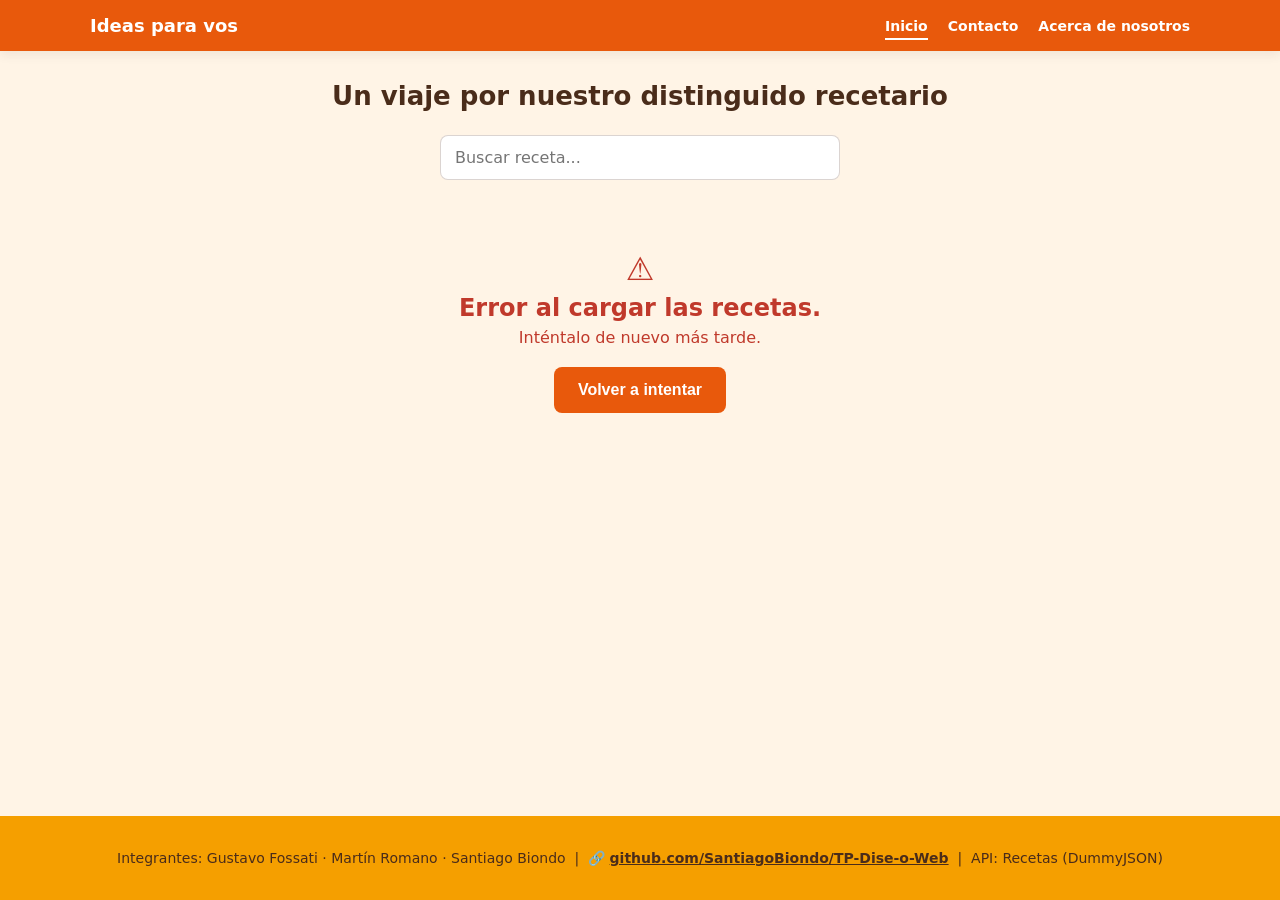
<file: index.html>
<!DOCTYPE html>
<html lang="es">

<head>
    <meta charset="UTF-8">
    <meta name="viewport" content="width=device-width, initial-scale=1.0">
    <title> Inicio - Ideas para vos</title>
    <link rel="stylesheet" href="css/styles.css">
</head>

<body>

    <header class="cabecera-sitio">
        <nav class="barra-navegacion">
            <a href="index.html" class="logo">Ideas para vos</a>
            <ul class="enlaces-nav">
                <li><a href="index.html" class="activo">Inicio</a></li>
                <li><a href="contacto.html">Contacto</a></li>
                <li><a href="about.html">Acerca de nosotros</a></li>
            </ul>
        </nav>
    </header>

    <main>
        <h1 id="titulo-equipo" class="titulo-pagina">Un viaje por nuestro distinguido recetario</h1>
        <div class="contenedor-buscador">
            <input type="search" id="buscador" aria-label="Buscar receta" placeholder="Buscar receta...">
        </div>
        <div id="galeria" class="cards"></div>
    </main>

    <footer class="pie-pagina">
        <p>Integrantes: Gustavo Fossati · Martín Romano · Santiago Biondo &nbsp;|&nbsp; 🔗 <a
                href="https://github.com/SantiagoBiondo/TP-Dise-o-Web"
                target="_blank">github.com/SantiagoBiondo/TP-Dise-o-Web</a> &nbsp;|&nbsp; API: Recetas (DummyJSON)</p>
    </footer>

    <script type="module" src="JS/app.js"></script>

</body>

</html>
</file>
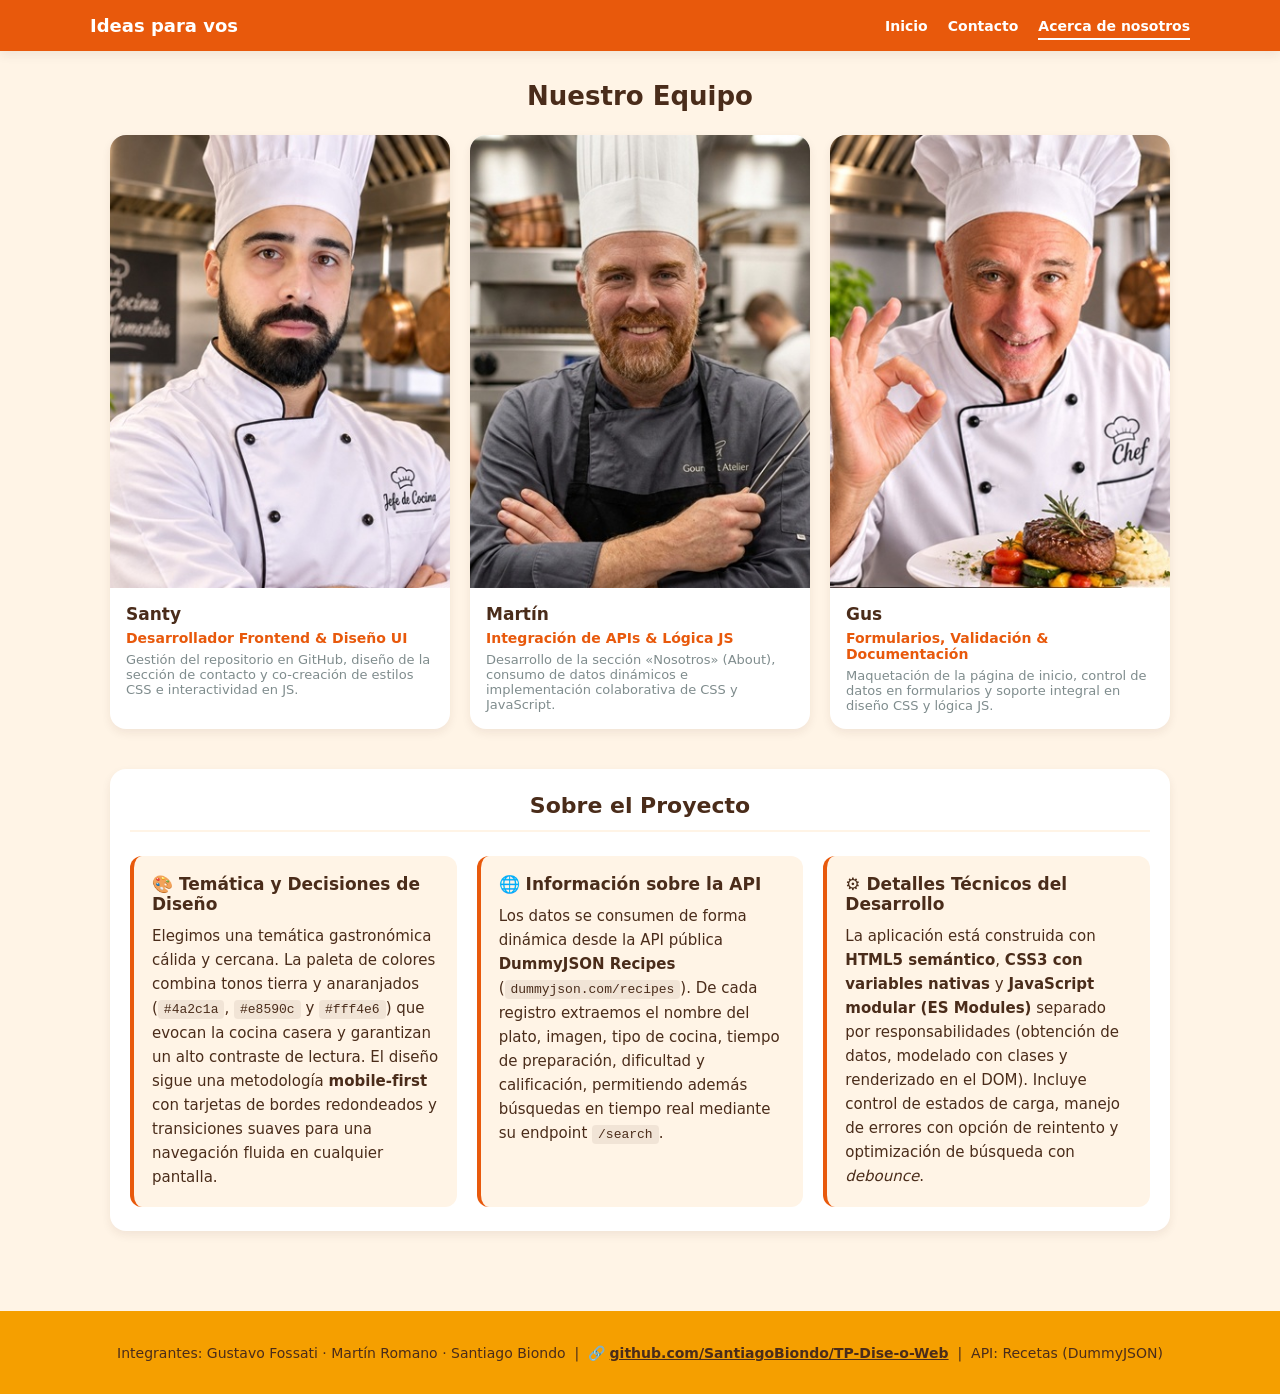
<file: About.html>
<!DOCTYPE html>
<html lang="es">

<head>
    <meta charset="UTF-8">
    <meta name="viewport" content="width=device-width, initial-scale=1.0">
    <title>Nosotros - Ideas para vos</title>
    <link rel="stylesheet" href="css/styles.css">
</head>

<body>
    <header class="cabecera-sitio">
        <nav class="barra-navegacion">
            <a class="logo">Ideas para vos</a>
            <ul class="enlaces-nav">
                <li><a href="index.html">Inicio</a></li>
                <li><a href="contact.html">Contacto</a></li>
                <li><a href="about.html" class="activo">Acerca de nosotros</a></li>
            </ul>
        </nav>
    </header>

    <main>
        <section class="seccion-equipo" aria-labelledby="titulo-equipo">
            <h1 id="titulo-equipo" class="titulo-pagina">Nuestro Equipo</h1>

            <div class="cards">
                <article class="tarjeta">
                    <img src="img/santy.jpg" alt="Foto de Santiago con indumentaria de cocina" loading="lazy">
                    <div class="tarjeta-info">
                        <h2>Santy</h2>
                        <span class="tarjeta-subtitulo">Desarrollador Frontend &amp; Diseño UI</span>
                        <span class="tarjeta-subtitulo2">Gestión del repositorio en GitHub, diseño de la sección de
                            contacto y co-creación de estilos CSS e interactividad en JS.</span>
                    </div>
                </article>

                <article class="tarjeta">
                    <img src="img/martin.jpg" alt="Foto de Martín con indumentaria de cocina" loading="lazy">
                    <div class="tarjeta-info">
                        <h2>Martín</h2>
                        <span class="tarjeta-subtitulo">Integración de APIs &amp; Lógica JS</span>
                        <span class="tarjeta-subtitulo2">Desarrollo de la sección «Nosotros» (About), consumo de datos
                            dinámicos e implementación colaborativa de CSS y JavaScript.</span>
                    </div>
                </article>

                <article class="tarjeta">
                    <img src="img/gus.jpg" alt="Foto de Gustavo con indumentaria de cocina" loading="lazy">
                    <div class="tarjeta-info">
                        <h2>Gus</h2>
                        <span class="tarjeta-subtitulo">Formularios, Validación &amp; Documentación</span>
                        <span class="tarjeta-subtitulo2">Maquetación de la página de inicio, control de datos en
                            formularios y soporte integral en diseño CSS y lógica JS.</span>
                    </div>
                </article>
            </div>
        </section>

        <section class="panel-proyecto" aria-labelledby="titulo-proyecto">
            <h2 id="titulo-proyecto" class="subtitulo-panel">Sobre el Proyecto</h2>

            <div class="grilla-info">
                <article class="bloque-info">
                    <h3>🎨 Temática y Decisiones de Diseño</h3>
                    <p>
                        Elegimos una temática gastronómica cálida y cercana. La paleta de colores combina tonos tierra y
                        anaranjados (<code>#4a2c1a</code>, <code>#e8590c</code> y <code>#fff4e6</code>) que evocan la
                        cocina casera y garantizan un alto contraste de lectura. El diseño sigue una metodología
                        <strong>mobile-first</strong> con tarjetas de bordes redondeados y transiciones suaves para una
                        navegación fluida en cualquier pantalla.
                    </p>
                </article>

                <article class="bloque-info">
                    <h3>🌐 Información sobre la API</h3>
                    <p>
                        Los datos se consumen de forma dinámica desde la API pública <strong>DummyJSON Recipes</strong>
                        (<code>dummyjson.com/recipes</code>). De cada registro extraemos el nombre del plato, imagen,
                        tipo de cocina, tiempo de preparación, dificultad y calificación, permitiendo además búsquedas
                        en tiempo real mediante su endpoint <code>/search</code>.
                    </p>
                </article>

                <article class="bloque-info">
                    <h3>⚙️ Detalles Técnicos del Desarrollo</h3>
                    <p>
                        La aplicación está construida con <strong>HTML5 semántico</strong>, <strong>CSS3 con variables
                            nativas</strong> y <strong>JavaScript modular (ES Modules)</strong> separado por
                        responsabilidades (obtención de datos, modelado con clases y renderizado en el DOM). Incluye
                        control de estados de carga, manejo de errores con opción de reintento y optimización de
                        búsqueda con <em>debounce</em>.
                    </p>
                </article>
            </div>
        </section>
    </main>

    <footer class="pie-pagina">
        <p>Integrantes: Gustavo Fossati · Martín Romano · Santiago Biondo &nbsp;|&nbsp; 🔗 <a
                href="https://github.com/SantiagoBiondo/TP-Dise-o-Web"
                target="_blank">github.com/SantiagoBiondo/TP-Dise-o-Web</a> &nbsp;|&nbsp; API: Recetas (DummyJSON)</p>
    </footer>
</body>

</html>
</file>
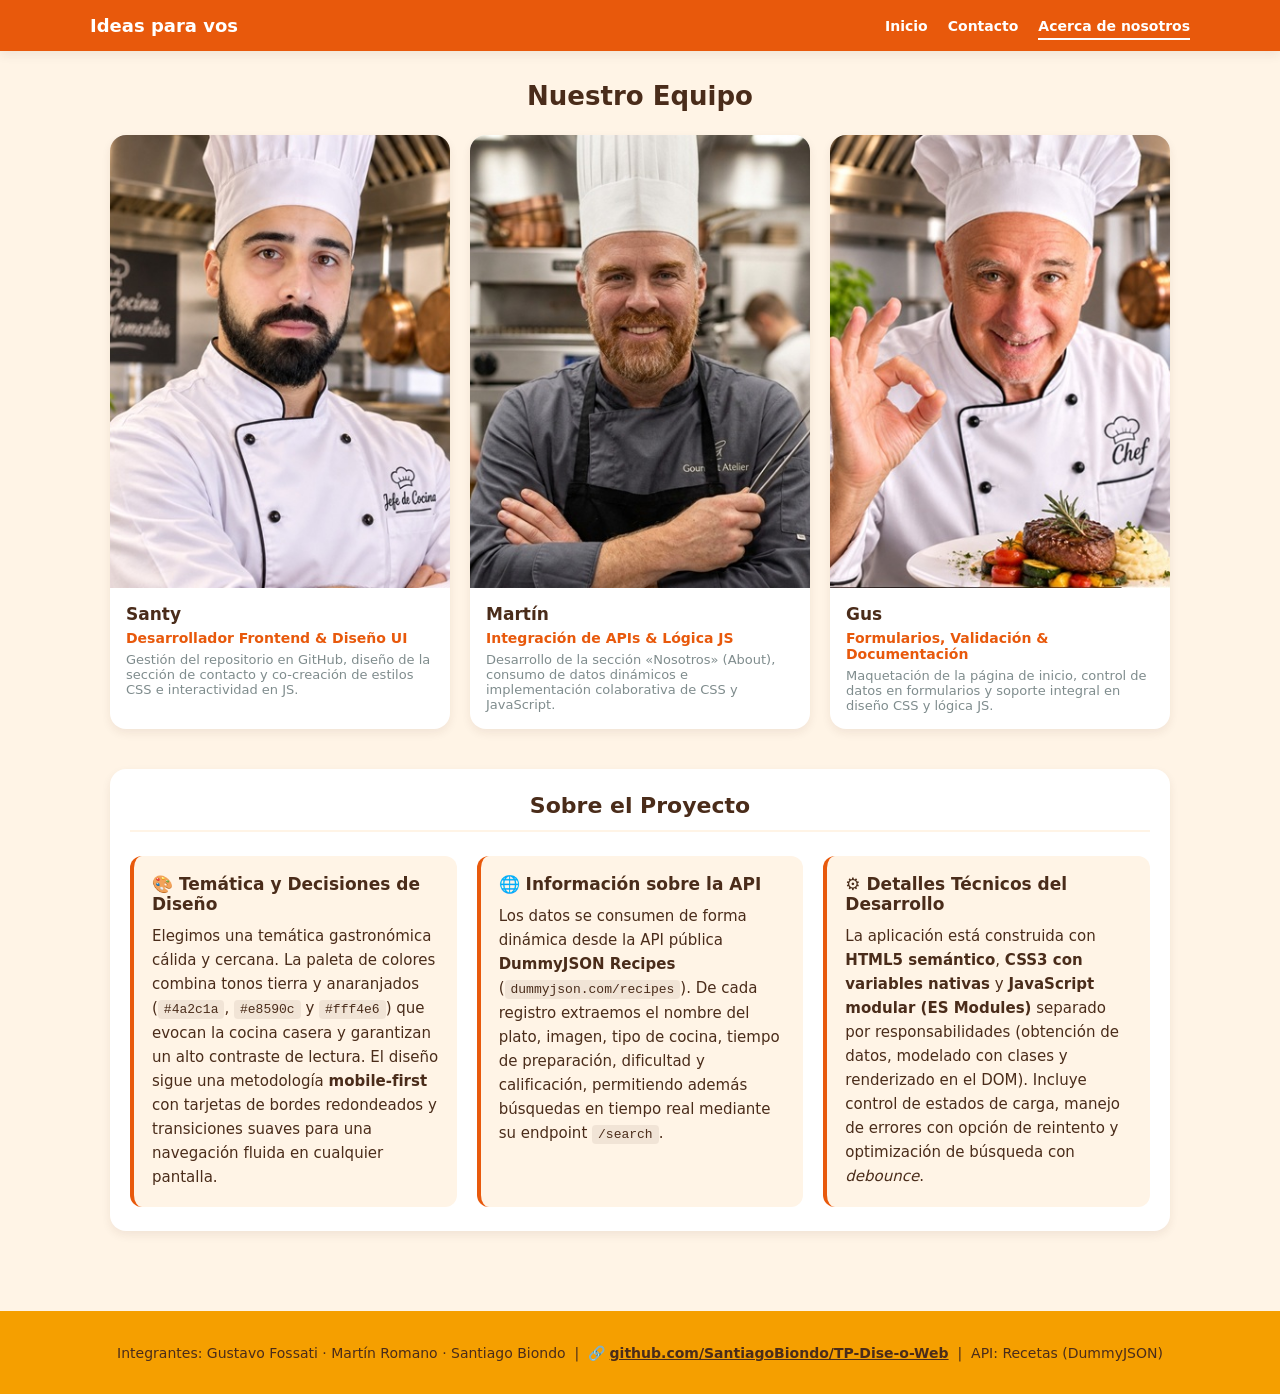
<file: about.html>
<!DOCTYPE html>
<html lang="es">

<head>
    <meta charset="UTF-8">
    <meta name="viewport" content="width=device-width, initial-scale=1.0">
    <title>Nosotros - Ideas para vos</title>
    <link rel="stylesheet" href="css/styles.css">
</head>

<body>
    <header class="cabecera-sitio">
        <nav class="barra-navegacion">
            <a href="index.html" class="logo">Ideas para vos</a>
            <ul class="enlaces-nav">
                <li><a href="index.html">Inicio</a></li>
                <li><a href="contacto.html">Contacto</a></li>
                <li><a href="about.html" class="activo">Acerca de nosotros</a></li>
            </ul>
        </nav>
    </header>

    <main>
        <section class="seccion-equipo" aria-labelledby="titulo-equipo">
            <h1 id="titulo-equipo" class="titulo-pagina">Nuestro Equipo</h1>

            <div class="cards">
                <article class="tarjeta">
                    <img src="img/santy.jpg" alt="Foto de Santiago con indumentaria de cocina" loading="lazy">
                    <div class="tarjeta-info">
                        <h2>Santy</h2>
                        <span class="tarjeta-subtitulo">Desarrollador Frontend &amp; Diseño UI</span>
                        <span class="tarjeta-subtitulo2">Gestión del repositorio en GitHub, diseño de la sección de
                            contacto y co-creación de estilos CSS e interactividad en JS.</span>
                    </div>
                </article>

                <article class="tarjeta">
                    <img src="img/martin.jpg" alt="Foto de Martín con indumentaria de cocina" loading="lazy">
                    <div class="tarjeta-info">
                        <h2>Martín</h2>
                        <span class="tarjeta-subtitulo">Integración de APIs &amp; Lógica JS</span>
                        <span class="tarjeta-subtitulo2">Desarrollo de la sección «Nosotros» (About), consumo de datos
                            dinámicos e implementación colaborativa de CSS y JavaScript.</span>
                    </div>
                </article>

                <article class="tarjeta">
                    <img src="img/gus.jpg" alt="Foto de Gustavo con indumentaria de cocina" loading="lazy">
                    <div class="tarjeta-info">
                        <h2>Gus</h2>
                        <span class="tarjeta-subtitulo">Formularios, Validación &amp; Documentación</span>
                        <span class="tarjeta-subtitulo2">Maquetación de la página de inicio, control de datos en
                            formularios y soporte integral en diseño CSS y lógica JS.</span>
                    </div>
                </article>
            </div>
        </section>

        <section class="panel-proyecto" aria-labelledby="titulo-proyecto">
            <h2 id="titulo-proyecto" class="subtitulo-panel">Sobre el Proyecto</h2>

            <div class="grilla-info">
                <article class="bloque-info">
                    <h3>🎨 Temática y Decisiones de Diseño</h3>
                    <p>
                        Elegimos una temática gastronómica cálida y cercana. La paleta de colores combina tonos tierra y
                        anaranjados (<code>#4a2c1a</code>, <code>#e8590c</code> y <code>#fff4e6</code>) que evocan la
                        cocina casera y garantizan un alto contraste de lectura. El diseño sigue una metodología
                        <strong>mobile-first</strong> con tarjetas de bordes redondeados y transiciones suaves para una
                        navegación fluida en cualquier pantalla.
                    </p>
                </article>

                <article class="bloque-info">
                    <h3>🌐 Información sobre la API</h3>
                    <p>
                        Los datos se consumen de forma dinámica desde la API pública <strong>DummyJSON Recipes</strong>
                        (<code>dummyjson.com/recipes</code>). De cada registro extraemos el nombre del plato, imagen,
                        tipo de cocina, tiempo de preparación, dificultad y calificación, permitiendo además búsquedas
                        en tiempo real mediante su endpoint <code>/search</code>.
                    </p>
                </article>

                <article class="bloque-info">
                    <h3>⚙️ Detalles Técnicos del Desarrollo</h3>
                    <p>
                        La aplicación está construida con <strong>HTML5 semántico</strong>, <strong>CSS3 con variables
                            nativas</strong> y <strong>JavaScript modular (ES Modules)</strong> separado por
                        responsabilidades (obtención de datos, modelado con clases y renderizado en el DOM). Incluye
                        control de estados de carga, manejo de errores con opción de reintento y optimización de
                        búsqueda con <em>debounce</em>.
                    </p>
                </article>
            </div>
        </section>
    </main>

    <footer class="pie-pagina">
        <p>Integrantes: Gustavo Fossati · Martín Romano · Santiago Biondo &nbsp;|&nbsp; 🔗 <a
                href="https://github.com/SantiagoBiondo/TP-Dise-o-Web"
                target="_blank">github.com/SantiagoBiondo/TP-Dise-o-Web</a> &nbsp;|&nbsp; API: Recetas (DummyJSON)</p>
    </footer>
</body>

</html>
</file>
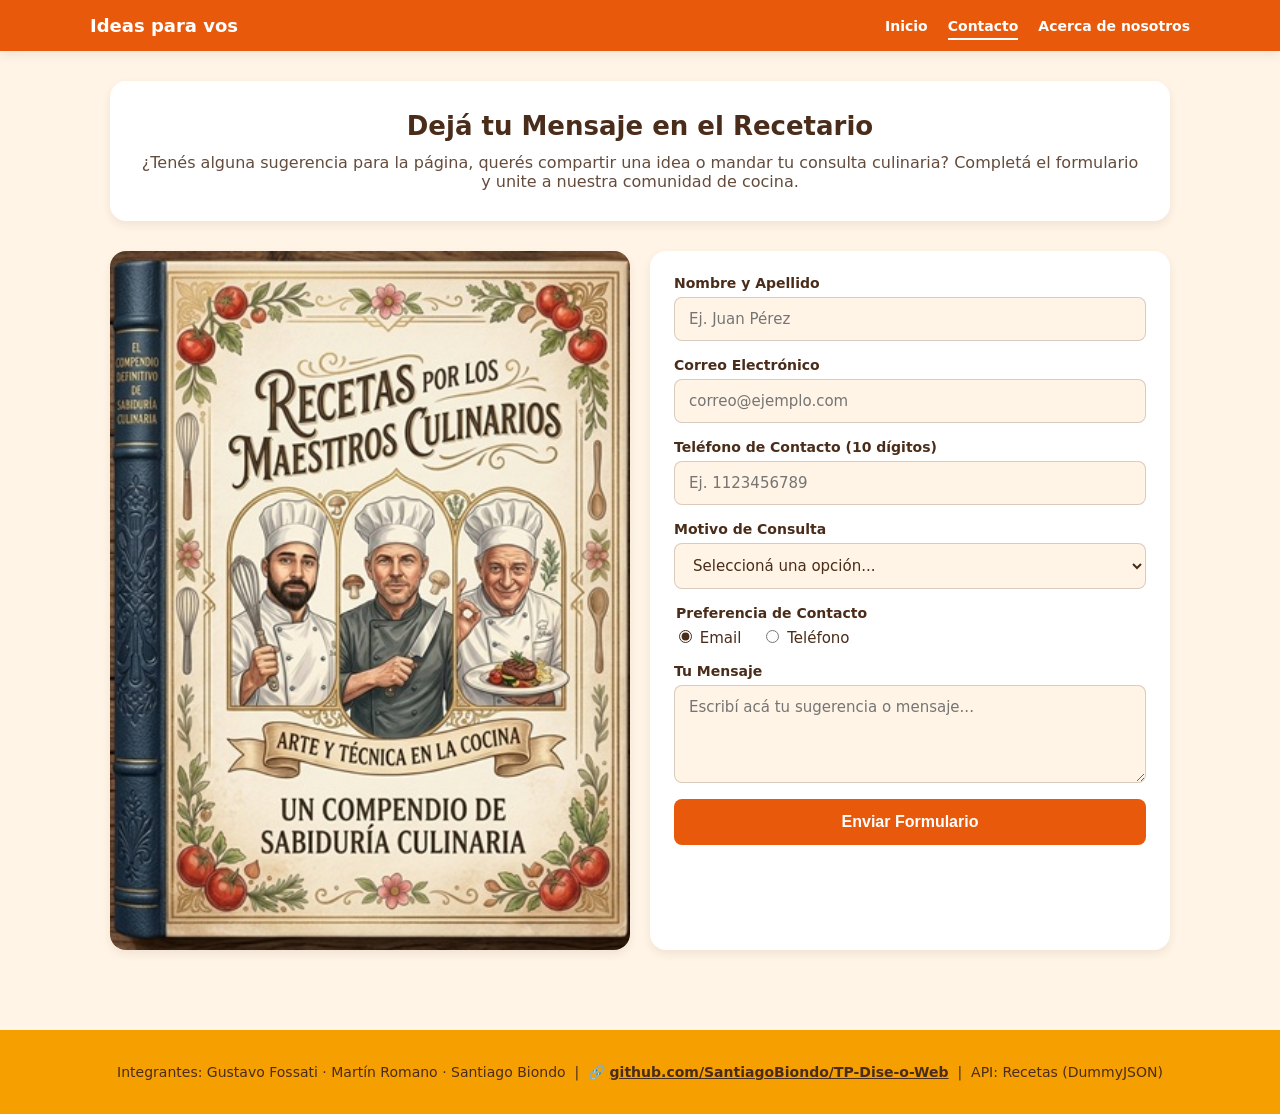
<file: contacto.html>
<!DOCTYPE html>
<html lang="es">

<head>
    <meta charset="UTF-8">
    <meta name="viewport" content="width=device-width, initial-scale=1.0">
    <title>Contacto - Ideas para vos</title>
    <link rel="stylesheet" href="css/styles.css">
</head>

<body>
    <header class="cabecera-sitio">
        <nav class="barra-navegacion">
            <a href="index.html" class="logo">Ideas para vos</a>
            <ul class="enlaces-nav">
                <li><a href="index.html">Inicio</a></li>
                <li><a href="contacto.html" class="activo">Contacto</a></li>
                <li><a href="about.html">Acerca de nosotros</a></li>
            </ul>
        </nav>
    </header>

    <main>
        <section class="seccion-bloque">
            <div class="caja-blanca">
                <h1 class="titulo-subrayado">Dejá tu Mensaje en el Recetario</h1>
                <p>¿Tenés alguna sugerencia para la página, querés compartir una idea o mandar tu consulta culinaria?
                    Completá el formulario y unite a nuestra comunidad de cocina.</p>
            </div>
        </section>

        <section class="formulario-layout">
            <div class="formulario-imagen">
                <img src="img/libro.jpg" alt="Libro de recetas abierto con ingredientes y utensilios de cocina"
                    loading="lazy">
            </div>

            <div class="formulario-caja">
                <form id="form-contacto" action="#" method="POST" class="formulario-estructura" novalidate>

                    <label class="campo-etiqueta">
                        Nombre y Apellido
                        <input type="text" id="nombre" name="nombre" placeholder="Ej. Juan Pérez" class="campo-entrada">
                    </label>

                    <label class="campo-etiqueta">
                        Correo Electrónico
                        <input type="email" id="email" name="email" placeholder="correo@ejemplo.com"
                            class="campo-entrada">
                    </label>

                    <label class="campo-etiqueta">
                        Teléfono de Contacto (10 dígitos)
                        <input type="tel" id="telefono" name="telefono" placeholder="Ej. 1123456789"
                            class="campo-entrada">
                    </label>

                    <label class="campo-etiqueta">
                        Motivo de Consulta
                        <select id="motivo" name="motivo" class="campo-entrada">
                            <option value="">Seleccioná una opción...</option>
                            <option value="sugerencia">Sugerencia para la web</option>
                            <option value="receta">Proponer una receta</option>
                            <option value="otro">Otra consulta</option>
                        </select>
                    </label>

                    <fieldset class="grupo-radio">
                        <legend class="campo-etiqueta">Preferencia de Contacto</legend>
                        <div class="radio-opciones">
                            <label><input type="radio" name="preferencia" value="email" checked> Email</label>
                            <label><input type="radio" name="preferencia" value="telefono"> Teléfono</label>
                        </div>
                    </fieldset>

                    <label class="campo-etiqueta">
                        Tu Mensaje
                        <textarea id="mensaje" name="mensaje" rows="4"
                            placeholder="Escribí acá tu sugerencia o mensaje..."
                            class="campo-entrada campo-area"></textarea>
                    </label>

                    <button type="submit" class="boton-formulario">
                        Enviar Formulario
                    </button>
                </form>
            </div>
        </section>
    </main>

    <footer class="pie-pagina">
        <p>Integrantes: Gustavo Fossati · Martín Romano · Santiago Biondo &nbsp;|&nbsp; 🔗 <a
                href="https://github.com/SantiagoBiondo/TP-Dise-o-Web"
                target="_blank">github.com/SantiagoBiondo/TP-Dise-o-Web</a> &nbsp;|&nbsp; API: Recetas (DummyJSON)</p>
    </footer>
    <script src="JS/contacto.js"></script>

</body>

</html>
</file>
<file: css/styles.css>
/* ==========================================
   1. VARIABLES CSS (:root)
   ========================================== */
:root {
    --radio: 16px;
    --claro: #fff4e6;
    --blanco: #fff;
    --marron: #4a2c1a;
    --naranja: #e8590c;
    --naranja-hover: #d04e0a;
    --anaranjado: #f59f00;
    --espacio: 20px;
    --sombra: 0 4px 10px rgba(74, 44, 26, .08);
}

/* ==========================================
   2. RESET Y ESTILOS BASE
   ========================================== */
*,
*::before,
*::after {
    box-sizing: border-box;
}

body {
    font-family: system-ui, -apple-system, sans-serif;
    margin: 0;
    background: var(--claro);
    color: var(--marron);
    display: flex;
    flex-direction: column;
    min-height: 100vh;
}

main {
    flex: 1;
    width: 100%;
    max-width: 1100px;
    margin: 0 auto;
    padding: 0 var(--espacio) 40px;
}

/* ==========================================
   3. ESTILOS MOBILE (320px+)
   ========================================== */

/* --- Piezas compartidas --- */
/* Superficies blancas con borde redondeado y sombra */
.tarjeta,
.caja-blanca,
.formulario-caja,
.panel-proyecto,
.formulario-imagen img {
    background: var(--blanco);
    border-radius: var(--radio);
    box-shadow: var(--sombra);
}

/* Grillas: con display:grid ya es 1 columna en mobile */
.cards,
.grilla-info,
.formulario-layout {
    display: grid;
    gap: var(--espacio);
}

/* Bloques apilados en columna */
.formulario-estructura,
.campo-etiqueta,
.contenedor-error,
.texto-error {
    display: flex;
    flex-direction: column;
    gap: 6px;
}

/* Títulos de página */
.titulo-pagina,
.titulo-subrayado,
.subtitulo-panel {
    text-align: center;
    font-size: 26px;
    margin: 0 0 24px;
}

/* Botones */
.boton-reintentar,
.boton-formulario {
    background: var(--naranja);
    color: var(--blanco);
    border: none;
    border-radius: 8px;
    padding: 14px 24px;
    font-size: 16px;
    font-weight: bold;
    cursor: pointer;
    transition: .2s;
}

.boton-reintentar:hover,
.boton-formulario:hover {
    background: var(--naranja-hover);
    transform: translateY(-2px);
}

/* Campos de texto */
#buscador,
.campo-entrada {
    border: 1px solid rgba(74, 44, 26, .2);
    border-radius: 8px;
    padding: 12px 14px;
    font-family: inherit;
    font-size: 15px;
    color: inherit;
    background: var(--claro);
}

#buscador:focus,
.campo-entrada:focus {
    outline: none;
    border-color: var(--naranja);
    background: var(--blanco);
}

/* --- Header y navegación --- */
.cabecera-sitio {
    background: var(--naranja);
    padding: 0 var(--espacio);
    margin-bottom: 30px;
    box-shadow: var(--sombra);
}

.barra-navegacion {
    max-width: 1100px;
    margin: 0 auto;
    padding: 15px 0;
    display: flex;
    justify-content: space-between;
    align-items: center;
}

.barra-navegacion a {
    color: var(--blanco);
    text-decoration: none;
}

.logo {
    font-weight: bold;
    font-size: 18px;
}

.enlaces-nav {
    list-style: none;
    display: flex;
    gap: 20px;
    margin: 0;
    padding: 0;
    font-size: 14px;
    font-weight: bold;
}

.enlaces-nav a {
    padding-bottom: 4px;
    border-bottom: 2px solid transparent;
    transition: .2s;
}

.enlaces-nav a:hover,
.enlaces-nav a.activo {
    border-color: var(--blanco);
}

/* --- Home: buscador y cards --- */
.contenedor-buscador {
    text-align: center;
    margin-bottom: 30px;
}

#buscador {
    width: 100%;
    max-width: 400px;
    font-size: 16px;
    background: var(--blanco);
}

.tarjeta {
    overflow: hidden;
    transition: .35s cubic-bezier(.2, .8, .2, 1);
}

.tarjeta:hover {
    transform: translateY(-6px);
    box-shadow: 0 12px 24px rgba(74, 44, 26, .16);
}

.tarjeta img {
    display: block;
    width: 100%;
    aspect-ratio: 3 / 4;
    object-fit: cover;
}

.tarjeta-info {
    padding: 16px;
    display: grid;
    gap: 6px;
}

.tarjeta-info h2 {
    margin: 0;
    font-size: 17px;
}

.tarjeta-subtitulo {
    font-size: 14px;
    color: var(--naranja);
    font-weight: bold;
}

.tarjeta-subtitulo2 {
    font-size: 13px;
    color: #7f8c8d;
}

/* --- Estados: cargando y error --- */
.mensaje,
.contenedor-error {
    grid-column: 1 / -1;
    text-align: center;
    padding: 40px var(--espacio);
}

.contenedor-error {
    align-items: center;
    gap: 20px;
}

.texto-error {
    color: #c0392b;
    margin: 0;
    max-width: 600px;
}

.icono-error {
    font-size: 32px;
}

.linea-principal {
    font-size: 24px;
    font-weight: bold;
}

/* --- About --- */
.panel-proyecto {
    padding: 24px var(--espacio);
    margin-top: 40px;
}

.subtitulo-panel {
    font-size: 22px;
    padding-bottom: 12px;
    border-bottom: 2px solid var(--claro);
}

.bloque-info {
    background: var(--claro);
    border-radius: 12px;
    border-left: 4px solid var(--naranja);
    padding: 18px;
}

.bloque-info h3 {
    margin: 0 0 10px;
    font-size: 17px;
}

.bloque-info p {
    margin: 0;
    font-size: 15px;
    line-height: 1.6;
}

.bloque-info code {
    background: rgba(74, 44, 26, .08);
    padding: 2px 6px;
    border-radius: 4px;
    font-size: 13px;
}

/* --- Contacto --- */
.seccion-bloque {
    margin-bottom: 30px;
}

.caja-blanca {
    padding: 30px;
    text-align: center;
}

.caja-blanca p {
    margin: 0;
    opacity: .85;
}

.titulo-subrayado {
    margin-bottom: 12px;
}

.formulario-imagen img {
    width: 100%;
    height: 100%;
    min-height: 300px;
    object-fit: cover;
}

.formulario-caja {
    padding: 24px;
}

.formulario-estructura {
    gap: 16px;
}

.campo-etiqueta {
    font-size: 14px;
    font-weight: 600;
}

.campo-area {
    resize: vertical;
}

.grupo-radio {
    border: none;
    padding: 0;
    margin: 0;
}

.radio-opciones {
    display: flex;
    gap: 20px;
    margin-top: 6px;
    font-size: 15px;
}

.grupo-radio input[type="radio"] {
    accent-color: var(--marron);
    cursor: pointer;
}

/* --- Footer --- */
.pie-pagina {
    background: var(--anaranjado);
    text-align: center;
    margin-top: 40px;
    padding: 20px;
    font-size: 14px;
}

.pie-pagina a {
    color: inherit;
    font-weight: bold;
}

/* ==========================================
   4. TABLET (768px+)
   ========================================== */
@media (min-width: 768px) {
    .cards {
        grid-template-columns: repeat(2, 1fr);
    }
}

/* ==========================================
   5. DESKTOP (1024px+)
   ========================================== */
@media (min-width: 1024px) {

    .cards,
    .grilla-info {
        grid-template-columns: repeat(3, 1fr);
    }

    .formulario-layout {
        grid-template-columns: 1fr 1fr;
    }
}
</file>
